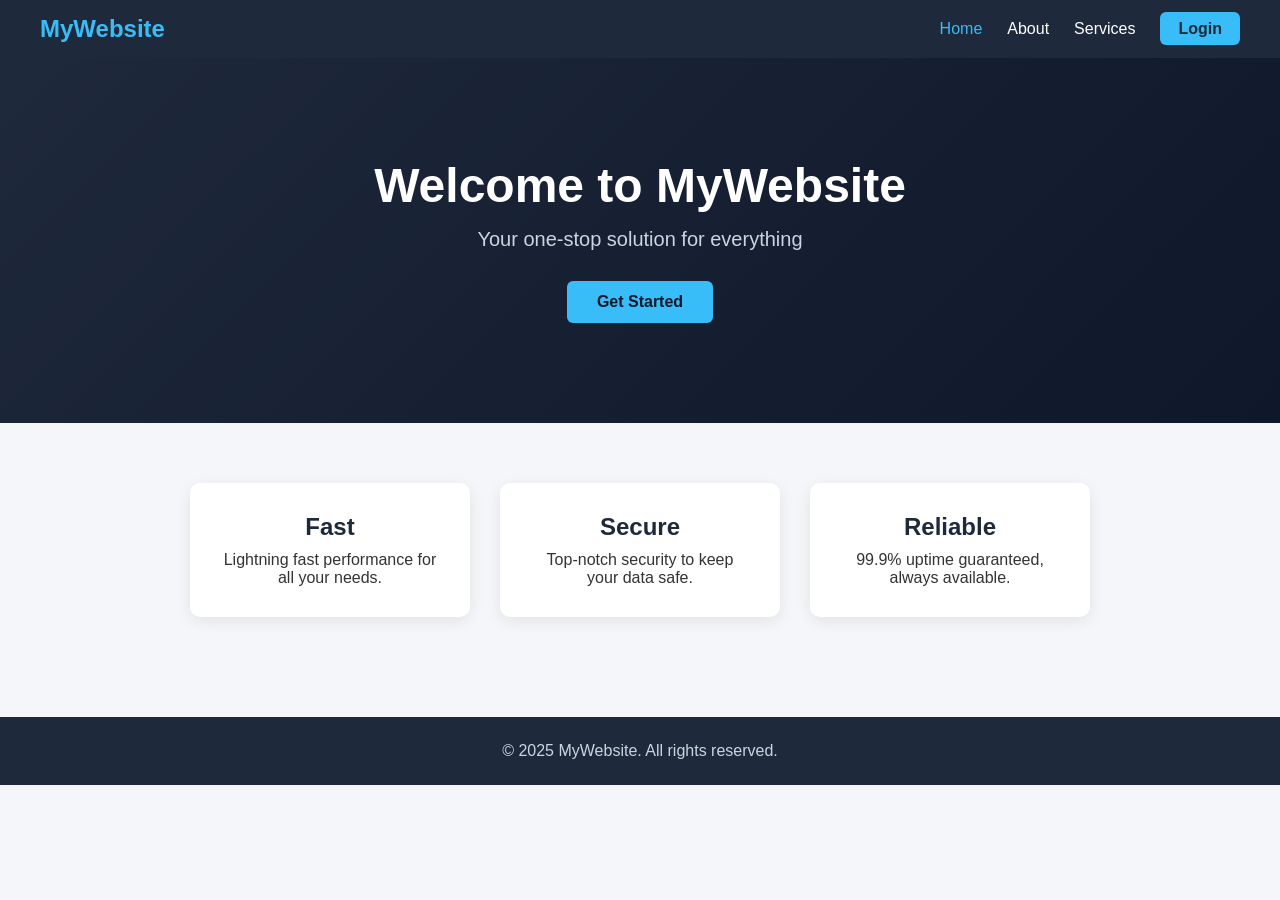
<file: index.html>
<!DOCTYPE html>
<html lang="en">
<head>
    <meta charset="UTF-8">
    <meta name="viewport" content="width=device-width, initial-scale=1.0">
    <title>Home - My Website</title>
    <link rel="stylesheet" href="base.css">
</head>
<body>
    <nav class="navbar">
        <div class="logo">MyWebsite</div>
        <ul class="nav-links">
            <li><a href="base.html" class="active">Home</a></li>
            <li><a href="#">About</a></li>
            <li><a href="#">Services</a></li>
            <li><a href="login.html" class="btn-login">Login</a></li>
        </ul>
    </nav>

    <header class="hero">
        <h1>Welcome to MyWebsite</h1>
        <p>Your one-stop solution for everything</p>
        <a href="login.html" class="cta-btn">Get Started</a>
    </header>

    <section class="features">
        <div class="card">
            <h2>Fast</h2>
            <p>Lightning fast performance for all your needs.</p>
        </div>
        <div class="card">
            <h2>Secure</h2>
            <p>Top-notch security to keep your data safe.</p>
        </div>
        <div class="card">
            <h2>Reliable</h2>
            <p>99.9% uptime guaranteed, always available.</p>
        </div>
    </section>

    <footer>
        <p>© 2025 MyWebsite. All rights reserved.</p>
    </footer>

    <script src="base.js"></script>
</body>
</html>
</file>
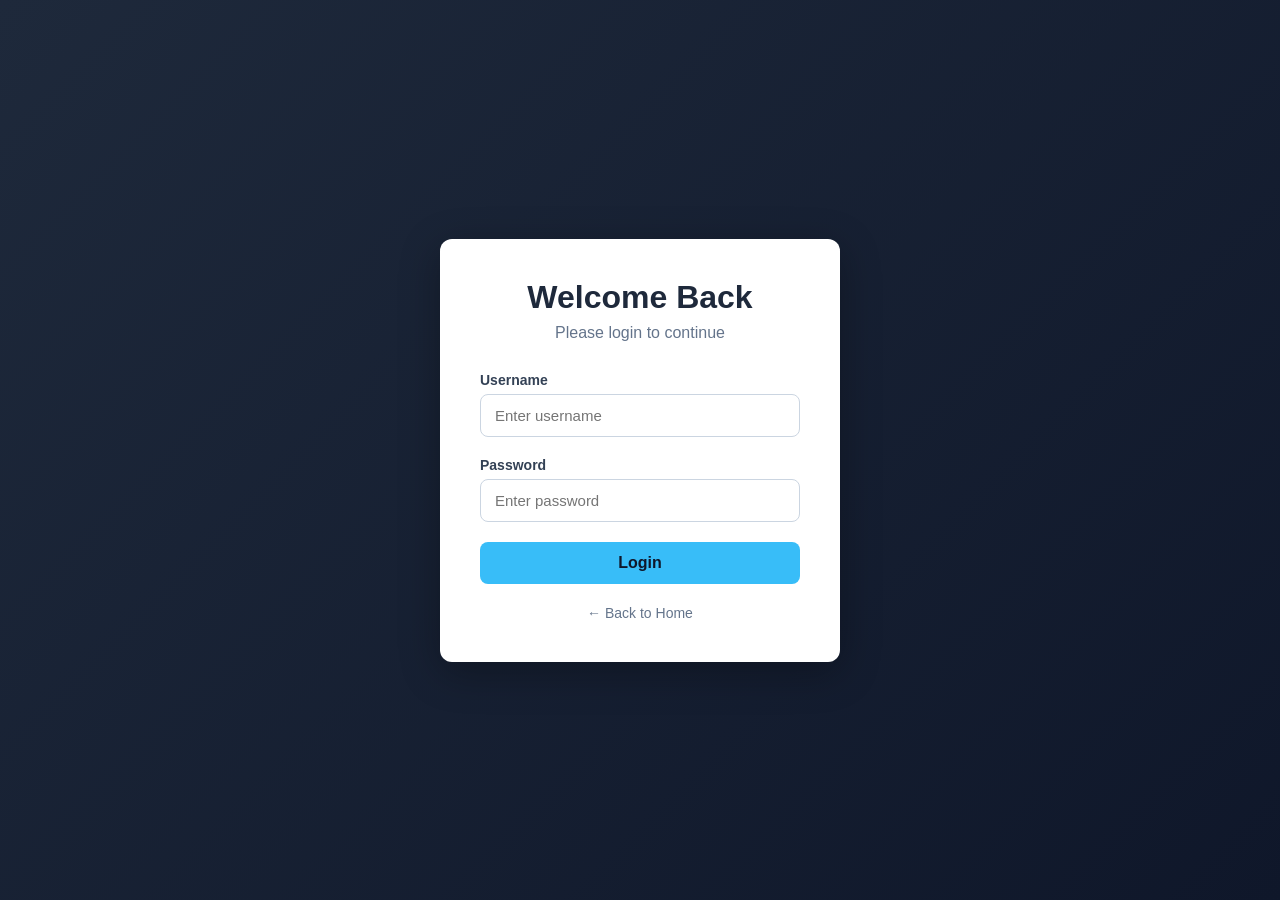
<file: login.html>
<!DOCTYPE html>
<html lang="en">
<head>
    <meta charset="UTF-8">
    <meta name="viewport" content="width=device-width, initial-scale=1.0">
    <title>Login - MyWebsite</title>
    <link rel="stylesheet" href="login.css">
</head>
<body>
    <div class="login-container">
        <div class="login-box">
            <h1>Welcome Back</h1>
            <p class="subtitle">Please login to continue</p>

            <form id="loginForm">
                <div class="input-group">
                    <label for="username">Username</label>
                    <input type="text" id="username" placeholder="Enter username" required>
                </div>

                <div class="input-group">
                    <label for="password">Password</label>
                    <input type="password" id="password" placeholder="Enter password" required>
                </div>

                <button type="submit" class="login-btn">Login</button>

                <p id="message" class="message"></p>
            </form>

            <p class="back-link">
                <a href="base.html">← Back to Home</a>
            </p>
        </div>
    </div>

    <script src="login.js"></script>
</body>
</html>
</file>
<file: base.css>
* {
    margin: 0;
    padding: 0;
    box-sizing: border-box;
    font-family: 'Segoe UI', Arial, sans-serif;
}

body {
    background: #f4f6f9;
    color: #333;
}

/* Navbar */
.navbar {
    display: flex;
    justify-content: space-between;
    align-items: center;
    padding: 15px 40px;
    background: #1e293b;
    color: white;
    position: sticky;
    top: 0;
    z-index: 100;
}

.logo {
    font-size: 24px;
    font-weight: bold;
    color: #38bdf8;
}

.nav-links {
    list-style: none;
    display: flex;
    align-items: center;
    gap: 25px;
}

.nav-links a {
    color: white;
    text-decoration: none;
    transition: color 0.3s;
}

.nav-links a:hover,
.nav-links a.active {
    color: #38bdf8;
}

.btn-login {
    background: #38bdf8;
    color: #1e293b !important;
    padding: 8px 18px;
    border-radius: 6px;
    font-weight: 600;
}

.btn-login:hover {
    background: #0ea5e9;
}

/* Hero */
.hero {
    text-align: center;
    padding: 100px 20px;
    background: linear-gradient(135deg, #1e293b, #0f172a);
    color: white;
}

.hero h1 {
    font-size: 48px;
    margin-bottom: 15px;
}

.hero p {
    font-size: 20px;
    margin-bottom: 30px;
    color: #cbd5e1;
}

.cta-btn {
    display: inline-block;
    background: #38bdf8;
    color: #0f172a;
    padding: 12px 30px;
    border-radius: 6px;
    text-decoration: none;
    font-weight: bold;
    transition: transform 0.3s;
}

.cta-btn:hover {
    transform: scale(1.05);
    background: #0ea5e9;
}

/* Features */
.features {
    display: flex;
    justify-content: center;
    gap: 30px;
    padding: 60px 40px;
    flex-wrap: wrap;
}

.card {
    background: white;
    padding: 30px;
    border-radius: 10px;
    box-shadow: 0 4px 15px rgba(0,0,0,0.08);
    width: 280px;
    text-align: center;
    transition: transform 0.3s;
}

.card:hover {
    transform: translateY(-8px);
}

.card h2 {
    color: #1e293b;
    margin-bottom: 10px;
}

/* Footer */
footer {
    text-align: center;
    padding: 25px;
    background: #1e293b;
    color: #cbd5e1;
    margin-top: 40px;
}
</file>
<file: login.css>
* {
    margin: 0;
    padding: 0;
    box-sizing: border-box;
    font-family: 'Segoe UI', Arial, sans-serif;
}

body {
    background: linear-gradient(135deg, #1e293b, #0f172a);
    min-height: 100vh;
    display: flex;
    justify-content: center;
    align-items: center;
}

.login-container {
    width: 100%;
    padding: 20px;
    display: flex;
    justify-content: center;
}

.login-box {
    background: white;
    padding: 40px;
    border-radius: 12px;
    box-shadow: 0 10px 40px rgba(0,0,0,0.3);
    width: 100%;
    max-width: 400px;
    animation: slideUp 0.6s ease;
}

@keyframes slideUp {
    from {
        opacity: 0;
        transform: translateY(30px);
    }
    to {
        opacity: 1;
        transform: translateY(0);
    }
}

.login-box h1 {
    text-align: center;
    color: #1e293b;
    margin-bottom: 8px;
}

.subtitle {
    text-align: center;
    color: #64748b;
    margin-bottom: 30px;
}

.input-group {
    margin-bottom: 20px;
}

.input-group label {
    display: block;
    margin-bottom: 6px;
    color: #334155;
    font-weight: 600;
    font-size: 14px;
}

.input-group input {
    width: 100%;
    padding: 12px 14px;
    border: 1px solid #cbd5e1;
    border-radius: 8px;
    font-size: 15px;
    transition: border 0.3s, box-shadow 0.3s;
}

.input-group input:focus {
    outline: none;
    border-color: #38bdf8;
    box-shadow: 0 0 0 3px rgba(56,189,248,0.2);
}

.login-btn {
    width: 100%;
    padding: 12px;
    background: #38bdf8;
    color: #0f172a;
    border: none;
    border-radius: 8px;
    font-size: 16px;
    font-weight: bold;
    cursor: pointer;
    transition: background 0.3s;
}

.login-btn:hover {
    background: #0ea5e9;
}

.message {
    text-align: center;
    margin-top: 15px;
    font-size: 14px;
    font-weight: 600;
}

.message.error {
    color: #ef4444;
}

.message.success {
    color: #22c55e;
}

.back-link {
    text-align: center;
    margin-top: 20px;
}

.back-link a {
    color: #64748b;
    text-decoration: none;
    font-size: 14px;
}

.back-link a:hover {
    color: #38bdf8;
}
</file>
